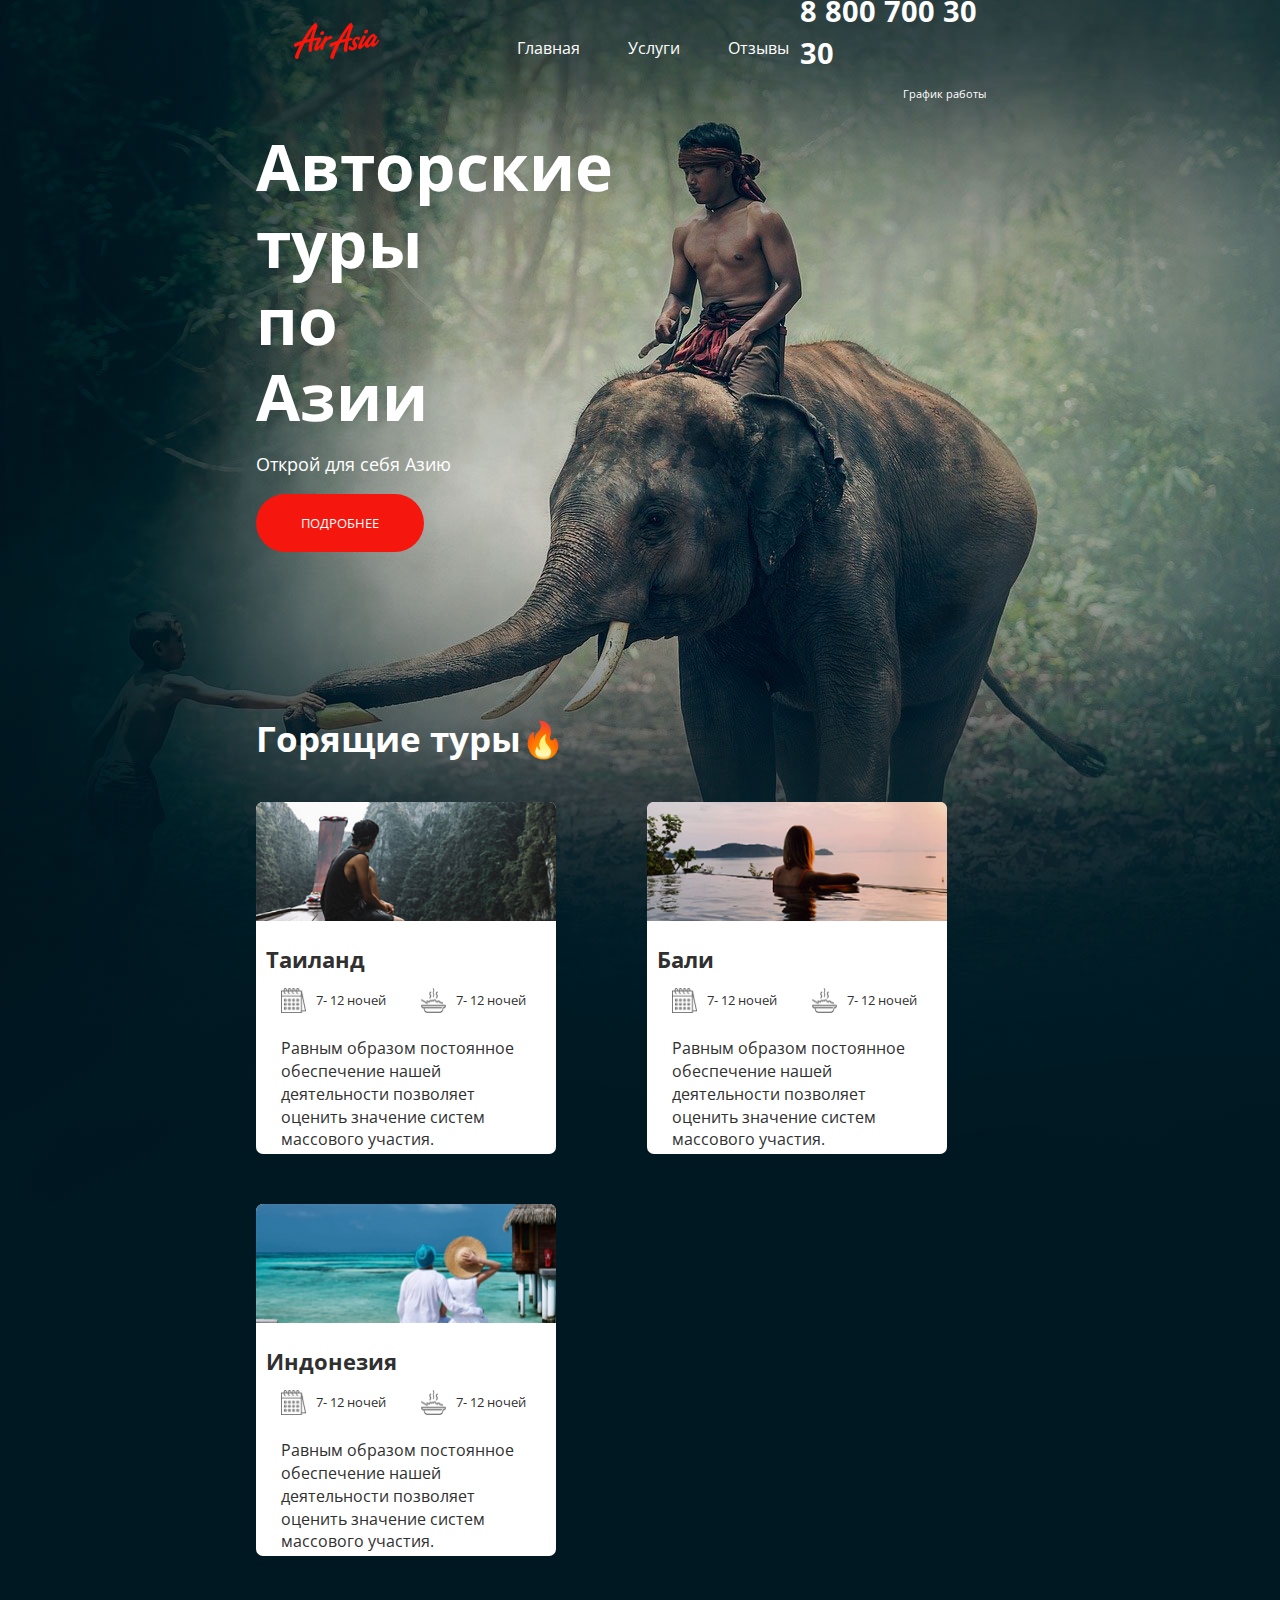
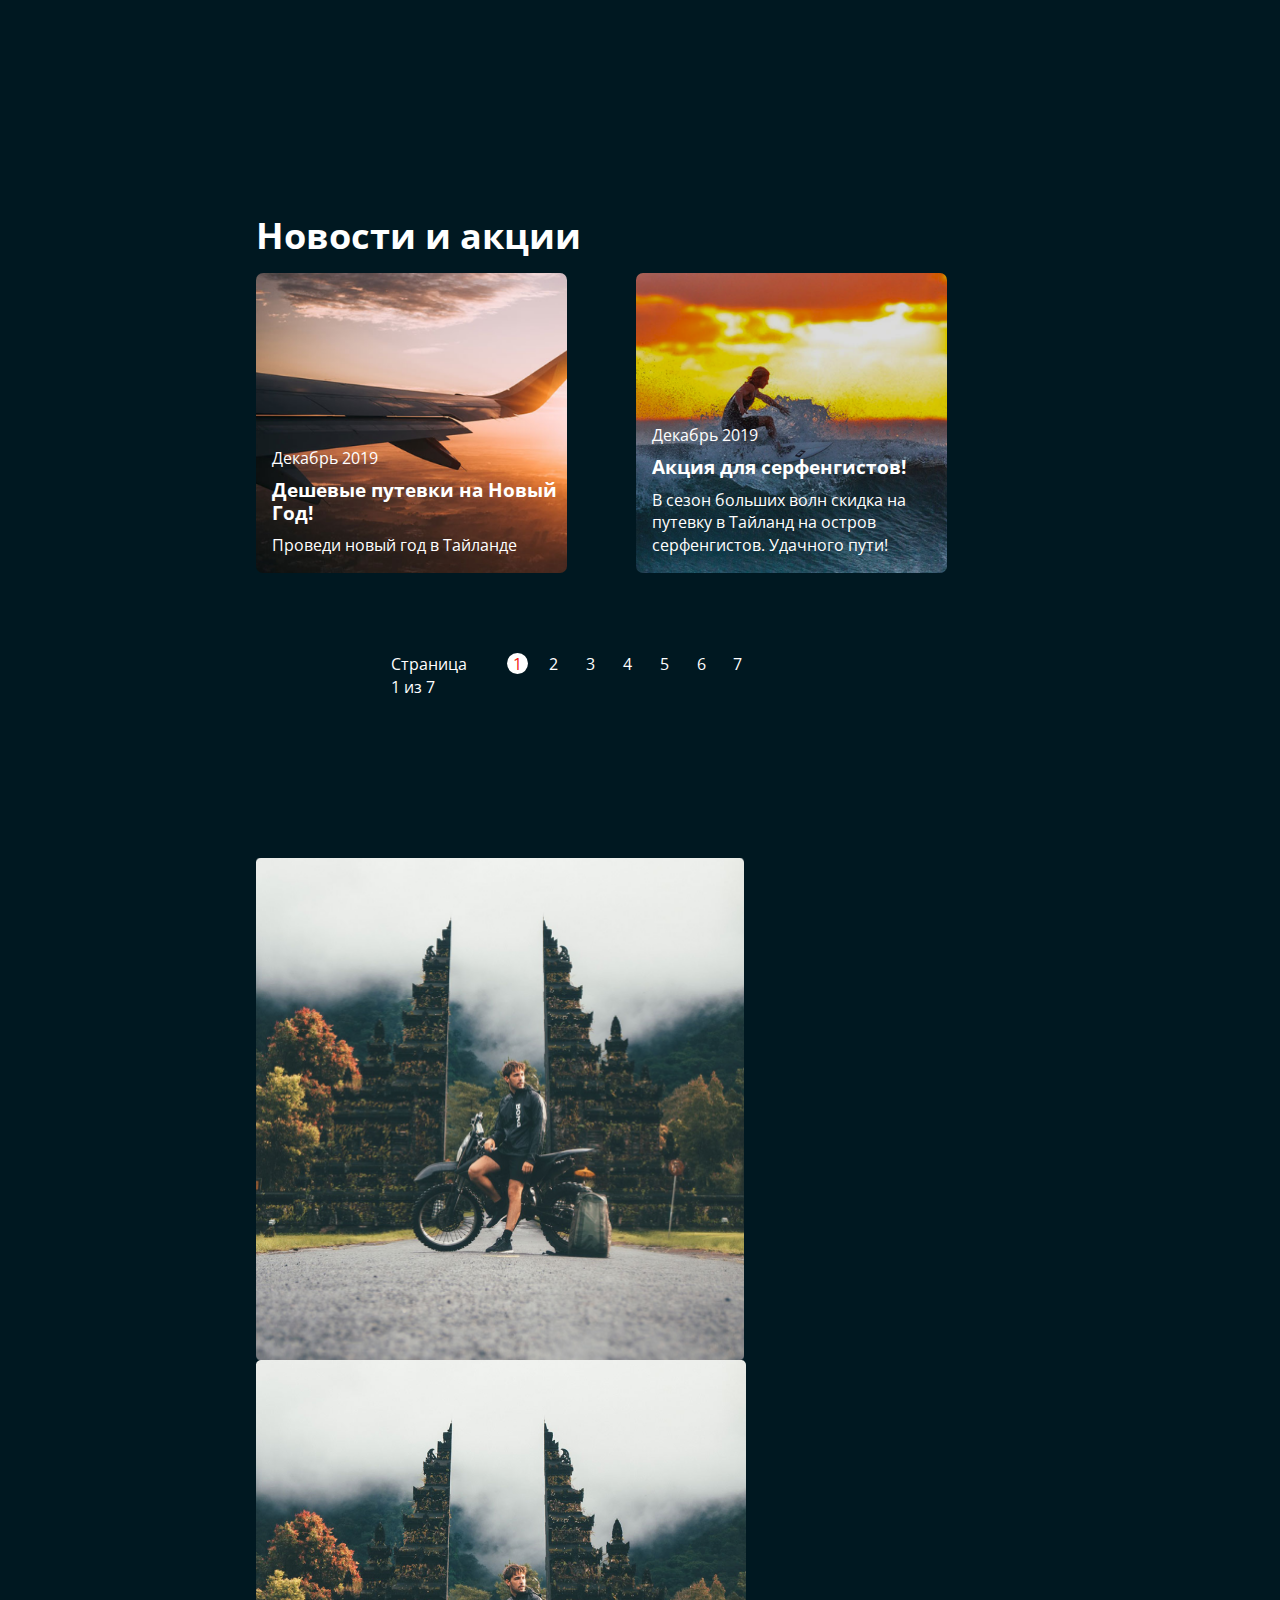
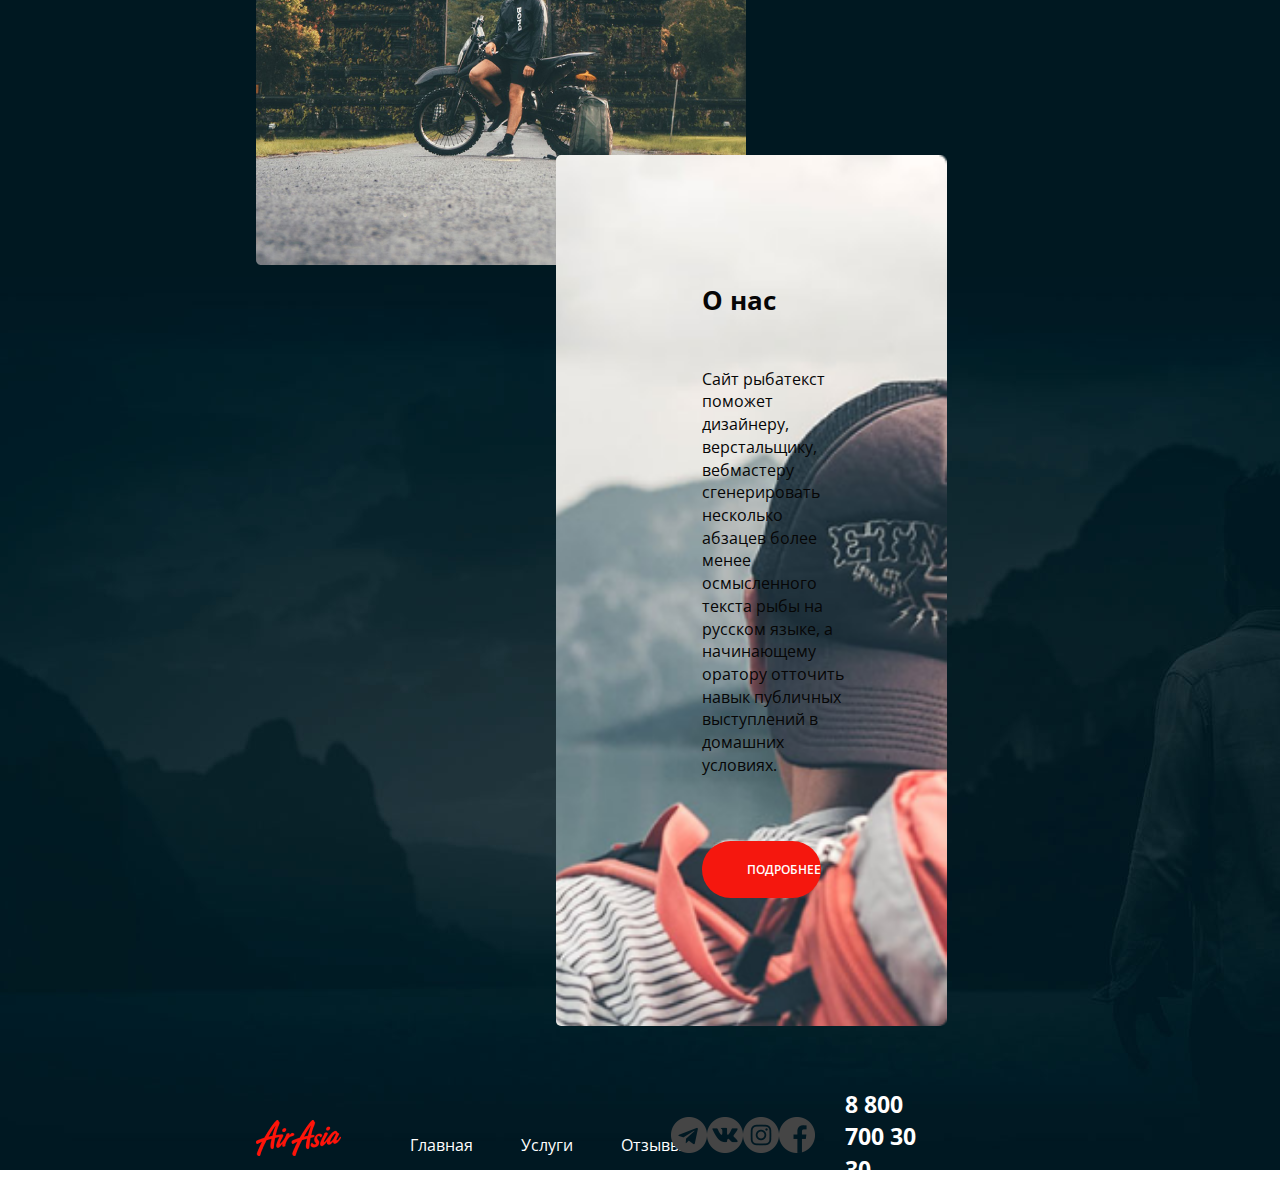
<file: index.html>
<!DOCTYPE html>
<html lang="en">
  <head>
    <meta charset="UTF-8" />
    <meta http-equiv="X-UA-Compatible" content="IE=edge" />
    <meta name="viewport" content="width=device-width, initial-scale=1.0" />
    <link rel="stylesheet" href="./main/mainpage.css" />
    <link rel="stylesheet" href="./main/header.css" />
    <link rel="stylesheet" href="./main/normolized.css" />
    <link rel="stylesheet" href="./main/titleinfo.css" />
    <link rel="stylesheet" href="./main/deals.css" />
    <link rel="stylesheet" href="./main/news.css" />
    <link rel="stylesheet" href="./main/aboutus.css">
    <link rel="stylesheet" href="./main/footerю.css">

    <title>Air Asia</title>
  </head>
  <style>
    @import url("https://fonts.googleapis.com/css2?family=Open+Sans:ital,wght@200;300;400;500;600;1,800&display=swap");
  </style>
  <body>
    <div class="wrapper wrapper-main-page">
      <section class="hero">
        <div class="container">
          <header class="header">
            <div class="header__container">
              <a href="#" class="logo__link">
                <img src="./../png/logoImg.png" alt="" class="logo__img" />
              </a>
              <nav class="menu">
                <ul class="main__menu">
                  <li class="menu__el">
                    <a href="" class="main__menu__link">Главная</a>
                  </li>
                  <li class="menu__el">
                    <a href="" class="main__menu__link">Услуги</a>
                  </li>
                  <li class="menu__el">
                    <a href="" class="main__menu__link">Отзывы</a>
                  </li>
                </ul>
              </nav>
              <address class="contact__info">
                <a
                  href="tel:+78007003030"
                  id="contact__tell"
                  class="contact__tell"
                  >8 800 700 30 30</a
                >
                <div class="dropdown">
                  <a href="#" class="hover__work"
                    >График работы
                    <div class="menu__doropdown">
                      <ul class="dropdown__list">
                        <li class="dropdown__el">
                          <b> пн-вс: 09:00 - 20:00</b>
                        </li>
                        <li class="dropdown__el">Обед: 14:00-14:30</li>
                      </ul>
                    </div>
                  </a>
                </div>
              </address>
            </div>
          </header>
          <div class="container__content">
            <main class="mainconten">
              <div class="title__info">
                <h1 class="title__text">Авторские туры по Азии</h1>
                <div class="title__discription">Открой для себя Азию</div>
                <a href="#" class="title__buttom"> Подробнее </a>
              </div>
              <div class="deals">
                <h2 class="tilte__deals">Горящие туры🔥</h2>

                <ul class="deals__menu">
                  <li class="deals__el">
                    <div class="wrapper__img">
                      <img src="./png/tiland.png" alt="" class="deals__img" />
                    </div>
                    <div class="text__content__deals">
                      <h3 class="deals__title__el">Таиланд</h3>
                      <div class="deals__short__discription">
                        <div class="deals__time">
                          <img
                            src="./png/calendar.png"
                            alt=""
                            class="time__img"
                          />
                          <div alt="" class="time__text">7- 12 ночей</div>
                        </div>
                        <div class="deals__time">
                          <img
                            src="./png/porg.png"
                            alt=""
                            class="time__img"
                          />
                          <div alt="" class="time__text">7- 12 ночей</div>
                        </div>
                      </div>

                      <div class="deals__discription">
                        Равным образом постоянное обеспечение нашей деятельности
                        позволяет оценить значение систем массового участия.
                      </div>
                      <a href="" class="deals__button deals__button--white">
                        Смотреть
                      </a>
                    </div>
                  </li>
                  <li class="deals__el">
                    <div class="wrapper__img">
                      <img src="./png/Bl.png" alt="" class="deals__img" />
                    </div>
                    <div class="text__content__deals">
                      <h3 class="deals__title__el">Бали</h3>
                      <div class="deals__short__discription">
                        <div class="deals__time">
                          <img
                            src="./png/calendar.png"
                            alt=""
                            class="time__img"
                          />
                          <div alt="" class="time__text">7- 12 ночей</div>
                        </div>
                        <div class="deals__time">
                          <img
                            src="./png/porg.png"
                            alt=""
                            class="time__img"
                          />
                          <div alt="" class="time__text">7- 12 ночей</div>
                        </div>
                      </div>

                      <div class="deals__discription">
                        Равным образом постоянное обеспечение нашей деятельности
                        позволяет оценить значение систем массового участия.
                      </div>
                      <a href="" class="deals__button deals__button--red">
                        Смотреть
                      </a>
                    </div>
                  </li>
                  <li class="deals__el">
                    <div class="wrapper__img">
                      <img src="./png/ocean.png" alt="" class="deals__img" />
                    </div>
                    <div class="text__content__deals">
                      <h3 class="deals__title__el">Индонезия</h3>
                      <div class="deals__short__discription">
                        <div class="deals__time">
                          <img
                            src="./png/calendar.png"
                            alt=""
                            class="time__img"
                          />
                          <div alt="" class="time__text">7- 12 ночей</div>
                        </div>
                        <div class="deals__time">
                          <img
                            src="./png/porg.png"
                            alt=""
                            class="time__img"
                          />
                          <div alt="" class="time__text">7- 12 ночей</div>
                        </div>
                      </div>

                      <div class="deals__discription">
                        Равным образом постоянное обеспечение нашей деятельности
                        позволяет оценить значение систем массового участия.
                      </div>
                      <a href="" class="deals__button deals__button--white">
                        Смотреть
                      </a>
                    </div>
                  </li>
                </ul>
              </div>
                <div class="news">
                  <h2 class="news__title">Новости и акции</h2>

                  <div class="wrapper__news__pages">
                    <ul class="news__menu">
                      <li class="news__el">
                        <a href="#" class="news__link">
                          <div class="news__date">Декабрь 2019</div>
                          <h3 class="news__name">
                            Дешевые путевки на Новый Год!
                          </h3>
                          <div class="news__slogon">
                            Проведи новый год в Тайланде
                          </div>
                        </a>
                      </li>
                      <li class="news__el">
                        <a href="#" class="news__link">
                          <div class="news__date">Декабрь 2019</div>
                          <h3 class="news__name">Акция для серфенгистов!</h3>
                          <div class="news__slogon">
                            В сезон больших волн скидка на путевку в Тайланд на
                            остров серфенгистов. Удачного пути!
                          </div>
                        </a>
                      </li>
                    </ul>
                    <div class="wrapper__news__pages">
                      <div class="pages">
                        <nav class="pages__list">
                          <div class="name__pages">Страница 1 из 7</div>
                          <ul class="pages__menu">
                            <li class="pages__el pages__el--active">
                              <a href="#" class="pages__link pages__link--active">1</a>
                            </li>
                            <li class="pages__el">
                              <a href="#" class="pages__link">2</a>
                            </li>
                            <li class="pages__el">
                              <a href="#" class="pages__link">3</a>
                            </li>
                            <li class="pages__el">
                              <a href="#" class="pages__link">4</a>
                            </li>
                            <li class="pages__el">
                              <a href="#" class="pages__link">5</a>
                            </li>
                            <li class="pages__el">
                              <a href="#" class="pages__link">6</a>
                            </li>
                            <li class="pages__el">
                              <a href="#" class="pages__link">7</a>
                            </li>
                          </ul>
                        </nav>
                      </div>
                    </div>
                  </div>
                </div>
                <div class="about__us">
                  <div class="bg__wrapper__about__us">
                    
                  </div>
                  <div class="about__discr">
                    <div class="about__us__title">О нас</div>
                    <div class="about__us__text">
                      <p>
                        Сайт рыбатекст поможет дизайнеру, верстальщику,
                        вебмастеру сгенерировать несколько абзацев более менее
                        осмысленного текста рыбы на русском языке, а начинающему
                        оратору отточить навык публичных выступлений в домашних
                        условиях.
                      </p>
                    </div>
                    <a class="about__us__button">
                      подробнее
                    </a>
                  </div>
                </div>
              
            </main>
          </div>
          <footer class="footer">
            <a href="#" class="logo__link">
              <img src="./../png/logoImg.png" alt="" class="logo__img" />
            </a>
            <nav class="menu">
              <ul class="main__menu">
                <li class="menu__el">
                  <a href="" class="main__menu__link">Главная</a>
                </li>
                <li class="menu__el">
                  <a href="" class="main__menu__link">Услуги</a>
                </li>
                <li class="menu__el">
                  <a href="" class="main__menu__link">Отзывы</a>
                </li>
              </ul>
            </nav>
            <nav class="soshial">
              <ul class="soshial__menu">
                <li class="sohial__el">
                  <a href="" class="soshial__link">
                    <img
                      src="./../png/telegram.png"
                      alt=""
                      class="sohial__img"
                    />
                  </a>
                </li>
                <li class="sohial__el">
                  <a href="" class="soshial__link">
                    <img src="./../png/vk.png" alt="" class="sohial__img" />
                  </a>
                </li>
                <li class="sohial__el">
                  <a href="" class="soshial__link">
                    <img src="./../png/insta.png" alt="" class="sohial__img" />
                  </a>
                </li>
                <li class="sohial__el">
                  <a href="" class="soshial__link">
                    <img src="./../png/face.png" alt="" class="sohial__img" />
                  </a>
                </li>
              </ul>
            </nav>
            <address class="contact__info">
              <a
                href="tel:+78007003030"
                id="contact__tell"
                class="contact__tell"
                >8 800 700 30 30</a
              >
              <div class="hover__work">График работы</div>
            </address>
          </footer>
        </div>
      </section>
    </div>
  </body>
</html>
</file>
<file: main/mainpage.css>
h1,
h2,
h3,
h4,
h5,
h6 {
  margin: 0;
  line-height: 1.2;
}
html,
body {
  margin: 0;
  padding: 0;
  font-size: 16px;
}
.hero {
  margin: 0;
  padding: 0;
  background: #001821;
  color: #fff;
  font-size: 1rem;
  line-height: 1.42;
  font-family: "Open Sans", helvetica, sans-serif;
  -webkit-font-smoothing: antialiased;
  -moz-osx-font-smoothing: grayscale;
  display: flex;
  align-items: center;
  justify-content: center;
}

a {
  color: inherit;
  text-decoration: none;
}
ul li {
  list-style: none;
}

.hero {
    background: url("./../png/el.png") top center no-repeat,url("./../png/Bottom.png") bottom center no-repeat, #001821;
}
.container {
  width: 60%;
  flex-direction: column;

}
.header {
  height: 9.5rem;
  position: relative;
  display: flex;
}
.header > .logo__link {
  margin-top: 1.2rem;
  flex: 0.5;
}
.menu {
  flex: 3;
  margin-top: 1rem;
}
.main__menu {
  display: flex;
}
.menu__el {
  margin-right: 3rem;
}
a:hover {
  cursor: pointer;
}
.menu__el:hover {
  color: rgb(121, 207, 121);
}
.menu__el:nth-child(3) {
  margin-right: 0;
}
.contact__info {
  flex: 3;
}
.contact__info {
  margin-top: 1rem;
  font-size: 1.4rem;
  display: flex;
  flex-direction: column;
  align-items: flex-end;
  font-style: normal;
}
.hover__work {
  font-size: 0.7rem;
}
.title__info {
  margin-bottom: 13.5rem;
}
.title__text {
  font-size: 4rem;
  width: 55%;
  margin-bottom: 1rem;
}

.title__discription {
  font-size: 1.1rem;
  margin-bottom: 2.1rem;
}
.title__buttom {
  font-size: 0.8rem;
  text-transform: uppercase;
  padding: 0.9rem 2rem;
  border-radius: 35px;
  background: #f5170e;
}
.tilte__deals {
  font-size: 2.25rem;

  margin-bottom: 1.75rem;
}
.list__deals {
  display: flex;
  align-items: center;
  justify-content: center;
}
.deals__menu {
  display: flex;
  justify-content: space-between;
  font-size: 14px;
}
.ul {
  padding-left: 0;
  margin-left: 0;
  margin-block-start: 0;
  padding-inline-start: 0;
}
:root {
  --width--icon: 16.7rem;
  --height--icon: 22rem;
  --marging--left--right--bottom: 15px;
  --width--icon--news: 20rem;
}
.list__deals {
    width: max-content;
    margin: 0;
}
.deals__el {
  width: var(--width--icon);
  height: var(--height--icon);
  background: #fff;
  border-radius: 5px;
  color: #303030;
  overflow: hidden;
  display: flex;
  flex-direction: column;
  width: var(--width--icon);
}
.deals__menu {
  padding: 0;
  display: flex;
  justify-content: space-between;
  margin-bottom: 10rem;
}
.deals__el:last-child {
  margin-right: 0;
}
.wrapper__img {
  margin-bottom: 10px;
}
.deals__link {
  display: flex;
  flex-direction: column;
}
.deals__img {
  width: var(--width--icon);
}
.deals__title {
  margin-left: var(--marging--left--right--bottom);
  color: black;
  font-weight: bold;
  font-size: 1.5rem;
  margin-bottom: 10px;
}
.deals__short__discription {
  display: flex;
  margin-bottom: 10px;
  justify-content: space-between;

  margin-right: var(--marging--left--right--bottom);
  margin-left: var(--marging--left--right--bottom);
}
.deals__time {
  display: flex;
  flex: 1;
  margin-right: 10px;
}
.deals__food {
  display: flex;
  align-items: center;
  flex: 1;
}
.time__img {
  width: 25px;
  height: 25px;
  margin-right: 10px;
}
.food__img {
  width: 25px;
  height: 25px;
  margin-right: 10px;
}
.deals__discription {
  margin-right: var(--marging--left--right--bottom);
  margin-left: var(--marging--left--right--bottom);
  margin-bottom: 10px;
}
.deals__button {
  display: block;
  margin-right: var(--marging--left--right--bottom);
  margin-left: var(--marging--left--right--bottom);
  padding: 0.7rem 2rem;
  border-radius: 35px;
  background: #f5170e;
  text-align: center;
  font-size: 12px;
  text-transform: uppercase;
  font-weight: 600;
  width: 30%;
}
.deals__button--white {
  background: #fff;
  border: #f5170e solid 1px;
}
.deals__button--red {
    background: #f5170e;
    color: white;
}
.news__title{
    font-size: 2.25rem;
}   
.news__menu {
    margin-bottom: 3rem;
}
.news__menu {
    display: flex;
    justify-content: space-between;
    width: 100%;
    padding: 0;
}
.news__el {
    width:var(--width--icon--news);
    background: url("./../png/plane.png") 100% 100%;
    height: 304px;
    display: flex;
    flex-direction: column;
    justify-content: flex-end;
    width: 48%;
    border-radius: 10px;
}
.news__el:last-child {
    background: url("./../png/Surfer.png") 100% 100%;
}
.news__link {
    margin-left: 20px;
    margin-bottom: 20px;
    width: 90%;
    height: 100%;
    display: flex;
    flex-direction: column;
    justify-content: flex-end;
}
.news__date {
    margin-bottom: 10px;
}
.news__name {
    margin-bottom: 10px;
}
.news {
     width: 100%;
     margin-bottom: 6.35rem;
}
.pages {
    display: flex;
    padding: 0;
    align-items: center;
}
.pages__list {
    display: flex;
}
.pages__menu {
    margin: 0;
    display: flex;
}
.pages__el {
    width: 17px;
    text-align: center;
    margin-right: 10px;
    
}
.pages__el:hover {
    color: #F5170E;
    background: #fff;
    border-radius: 50%;
}
.pages__el--active {
    background: #fff;
    border-radius: 50%;
    color: black;
}
.wrapper__news__pages {
    display: flex;
    justify-content: center;
}
.about__us:before {
    content: "";
    display: block;
    width: 488px;
    height:502px;
    background: url("./../png/bike.png") center center / cover no-repeat;
}
.about__discr {
    background: url("./../png/mountains.png") center center / cover no-repeat;
    padding: 80px 98px;
    display: block;
    width: 400px;
    margin-top: -104px;
    margin-left: 300px;
    color: black;
}
.about__us__title {
    font-weight: bold;
    font-size: 25px;
}
.about__us__button {
    display: block;
    padding: 0.8rem 1.6rem;
    border-radius: 35px;
    background: #f5170e;
    text-align: center;
    font-size: 12px;
    text-transform: uppercase;
    font-weight: 600;
    width: 30%;
    color: #fff;
}
.footer {
    display: flex;
    justify-content: space-between;
    align-items: center;
}
.footer .menu {
    flex:2;
}
.footer .soshial {
    flex: 1;
}
.footer .soshial__menu {
    display: flex;
    
    justify-content: space-between;
    margin-right: 30px;
}
.footer .contact__info {
    flex: 1;
    font-size: 1.1rem;
}
</file>
<file: main/header.css>
.header {
    font-size: 16px;
    width: 100%;
    height: 9vh;
    display: flex;
    align-items: center;
    justify-content: center;
    margin-bottom: 3rem;
}
.header__container {
display: flex;
justify-content: space-between;
width: 90%;
}
.logo__link {
flex: 1;
display: flex;
justify-content: flex-start;
align-items: center;
}
.menu {
flex: 2;
display: flex;
justify-content: center;
align-items: center;

}
.main__menu {
display: flex;
justify-content: space-between;
width: 80%;
}
.menu__el {
list-style: none;
}
.main__menu__link:hover {
    color: rgb(133, 233, 133);
}
.contact__info {
    display: flex;
    flex-direction: column;
}
.contact__info {
    flex: 1.1;
    display: flex;
    flex-direction: column;
    align-items: flex-end;
}
.contact__tell {
    font-size: 1.3em;
    font-weight: bold;
}
.hover__work {
    position: relative;
}
.menu__doropdown {
    position: absolute;
    width: 200px;
    color: #000;
    border-radius: 5px;
    background: #fff;
}
.dropdown__list {
    
    display: none;
}
.dropdown__el {
    list-style: none;
}
.hover__work:hover .dropdown__list {
    display: block;
    margin: 0;
    padding: 0;
    display: flex;
    flex-direction: column;
    justify-content: center;
    align-items: center;
    padding-top: 10px;
    padding-bottom: 10px;
}
.container__content {
    width: 90%;
}
</file>
<file: main/normolized.css>
html {
    line-height: 1.15; /* 1 */
    -webkit-text-size-adjust: 100%; /* 2 */
  }
  
  /* Sections
     ========================================================================== */
  
  /**
   * Remove the margin in all browsers.
   */
  
  body {
    margin: 0;
  }
  
  /**
   * Render the `main` element consistently in IE.
   */
  
  main {
    display: block;
  }
  
  /**
   * Correct the font size and margin on `h1` elements within `section` and
   * `article` contexts in Chrome, Firefox, and Safari.
   */
  
  h1 {
    font-size: 2em;
    margin: 0.67em 0;
  }
  
  /* Grouping content
     ========================================================================== */
  
  /**
   * 1. Add the correct box sizing in Firefox.
   * 2. Show the overflow in Edge and IE.
   */
  
  hr {
    box-sizing: content-box; /* 1 */
    height: 0; /* 1 */
    overflow: visible; /* 2 */
  }
  
  /**
   * 1. Correct the inheritance and scaling of font size in all browsers.
   * 2. Correct the odd `em` font sizing in all browsers.
   */
  
  pre {
    font-family: monospace, monospace; /* 1 */
    font-size: 1em; /* 2 */
  }
  
  /* Text-level semantics
     ========================================================================== */
  
  /**
   * Remove the gray background on active links in IE 10.
   */
  
  a {
    background-color: transparent;
  }
  
  /**
   * 1. Remove the bottom border in Chrome 57-
   * 2. Add the correct text decoration in Chrome, Edge, IE, Opera, and Safari.
   */
  
  abbr[title] {
    border-bottom: none; /* 1 */
    text-decoration: underline; /* 2 */
    text-decoration: underline dotted; /* 2 */
  }
  
  /**
   * Add the correct font weight in Chrome, Edge, and Safari.
   */
  
  b,
  strong {
    font-weight: bolder;
  }
  
  /**
   * 1. Correct the inheritance and scaling of font size in all browsers.
   * 2. Correct the odd `em` font sizing in all browsers.
   */
  
  code,
  kbd,
  samp {
    font-family: monospace, monospace; /* 1 */
    font-size: 1em; /* 2 */
  }
  
  /**
   * Add the correct font size in all browsers.
   */
  
  small {
    font-size: 80%;
  }
  
  /**
   * Prevent `sub` and `sup` elements from affecting the line height in
   * all browsers.
   */
  
  sub,
  sup {
    font-size: 75%;
    line-height: 0;
    position: relative;
    vertical-align: baseline;
  }
  
  sub {
    bottom: -0.25em;
  }
  
  sup {
    top: -0.5em;
  }
  
  /* Embedded content
     ========================================================================== */
  
  /**
   * Remove the border on images inside links in IE 10.
   */
  
  img {
    border-style: none;
  }
  
  /* Forms
     ========================================================================== */
  
  /**
   * 1. Change the font styles in all browsers.
   * 2. Remove the margin in Firefox and Safari.
   */
  
  button,
  input,
  optgroup,
  select,
  textarea {
    font-family: inherit; /* 1 */
    font-size: 100%; /* 1 */
    line-height: 1.15; /* 1 */
    margin: 0; /* 2 */
  }
  
  /**
   * Show the overflow in IE.
   * 1. Show the overflow in Edge.
   */
  
  button,
  input { /* 1 */
    overflow: visible;
  }
  
  /**
   * Remove the inheritance of text transform in Edge, Firefox, and IE.
   * 1. Remove the inheritance of text transform in Firefox.
   */
  
  button,
  select { /* 1 */
    text-transform: none;
  }
  
  /**
   * Correct the inability to style clickable types in iOS and Safari.
   */
  
  button,
  [type="button"],
  [type="reset"],
  [type="submit"] {
    -webkit-appearance: button;
  }
  
  /**
   * Remove the inner border and padding in Firefox.
   */
  
  button::-moz-focus-inner,
  [type="button"]::-moz-focus-inner,
  [type="reset"]::-moz-focus-inner,
  [type="submit"]::-moz-focus-inner {
    border-style: none;
    padding: 0;
  }
  
  /**
   * Restore the focus styles unset by the previous rule.
   */
  
  button:-moz-focusring,
  [type="button"]:-moz-focusring,
  [type="reset"]:-moz-focusring,
  [type="submit"]:-moz-focusring {
    outline: 1px dotted ButtonText;
  }
  
  /**
   * Correct the padding in Firefox.
   */
  
  fieldset {
    padding: 0.35em 0.75em 0.625em;
  }
  
  /**
   * 1. Correct the text wrapping in Edge and IE.
   * 2. Correct the color inheritance from `fieldset` elements in IE.
   * 3. Remove the padding so developers are not caught out when they zero out
   *    `fieldset` elements in all browsers.
   */
  
  legend {
    box-sizing: border-box; /* 1 */
    color: inherit; /* 2 */
    display: table; /* 1 */
    max-width: 100%; /* 1 */
    padding: 0; /* 3 */
    white-space: normal; /* 1 */
  }
  
  /**
   * Add the correct vertical alignment in Chrome, Firefox, and Opera.
   */
  
  progress {
    vertical-align: baseline;
  }
  
  /**
   * Remove the default vertical scrollbar in IE 10+.
   */
  
  textarea {
    overflow: auto;
  }
  
  /**
   * 1. Add the correct box sizing in IE 10.
   * 2. Remove the padding in IE 10.
   */
  
  [type="checkbox"],
  [type="radio"] {
    box-sizing: border-box; /* 1 */
    padding: 0; /* 2 */
  }
  
  /**
   * Correct the cursor style of increment and decrement buttons in Chrome.
   */
  
  [type="number"]::-webkit-inner-spin-button,
  [type="number"]::-webkit-outer-spin-button {
    height: auto;
  }
  
  /**
   * 1. Correct the odd appearance in Chrome and Safari.
   * 2. Correct the outline style in Safari.
   */
  
  [type="search"] {
    -webkit-appearance: textfield; /* 1 */
    outline-offset: -2px; /* 2 */
  }
  
  /**
   * Remove the inner padding in Chrome and Safari on macOS.
   */
  
  [type="search"]::-webkit-search-decoration {
    -webkit-appearance: none;
  }
  
  /**
   * 1. Correct the inability to style clickable types in iOS and Safari.
   * 2. Change font properties to `inherit` in Safari.
   */
  
  ::-webkit-file-upload-button {
    -webkit-appearance: button; /* 1 */
    font: inherit; /* 2 */
  }
  
  /* Interactive
     ========================================================================== */
  
  /*
   * Add the correct display in Edge, IE 10+, and Firefox.
   */
  
  details {
    display: block;
  }
  
  /*
   * Add the correct display in all browsers.
   */
  
  summary {
    display: list-item;
  }
  
  /* Misc
     ========================================================================== */
  
  /**
   * Add the correct display in IE 10+.
   */
  
  template {
    display: none;
  }
  
  /**
   * Add the correct display in IE 10.
   */
  
  [hidden] {
    display: none;
  }
</file>
<file: main/titleinfo.css>
.container__content {
    color: #fff;
    margin-bottom: 5rem;
}
.title__info {
    width: 50%;
    margin-bottom: 11.5rem;
}
.title__text {
    font-size: 4rem;
    margin: 0;
    margin-bottom: 1rem;
}
.title__discription{
    margin-bottom: 2.1rem;
}
.title__buttom {
    padding: 20px 45px;
    background: #F5170E;
    border-radius: 32px;
}
.title__buttom:hover {
    background: #fd807c;
}
</file>
<file: main/deals.css>
.deals {
    display: flex;
    flex-direction: column;
    width: 100%;
    margin-bottom: 3rem;
}
.tilte__deals {
    font-weight: bold;
    font-size: 2.2rem;
}

.deals__menu {
    display: flex;
    justify-content: space-between;
    flex-wrap: wrap;
    padding: 0;
    width: 100%;
}
.deals__el {
    list-style: none;
    width: 300px;
    font-size: 16px;
    background: #fff;
    color: #303030;
    margin-bottom: 50px;
    border-radius: 7px;
}
.deals__title__el {
    font-size: 1.4em;
    font-weight: bold;
    margin-bottom: 0.9rem;
}
.deals__img {
    width: 100%;
}
.deals__time {
    margin-bottom: 0.9rem;
}
.text__content__deals {
    padding: 10px;
    display: flex;
    flex-direction: column;
}
.deals__short__discription {
    display: flex;
    
    width: 100%;
    justify-content: space-between;

}
.deals__time {
    display: flex;
    font-size: 13px;
    align-items: center;
}
.deals__discription {
    margin-bottom: 1rem;
}
.deals__button {
    padding: 12px 10px;
    background: #F5170E;
    width: 100px;
    text-align: center;
    border-radius: 30px;
}
.deals__button--white {
    background: #fff;
    border: solid 1px #F5170E;
    color: #F5170E;
}
</file>
<file: main/news.css>
.news {
    display: flex;
    flex-direction: column;
    margin-bottom: 10rem;
}
.wrapper__news__pages {
    width: 100%;
}
.news__menu {
    display: flex;
    justify-content: space-between;
    padding: 0;
    width: 100%;
    overflow: hidden;
    margin-bottom: 5rem;
}
.news__el {
    width: 45%;
    display: flex;
    flex-direction: column;
    justify-content: flex-end;
    list-style: none;
    overflow: hidden;
    border-radius: 7px;
    height: 300px;
    background: url("./../png/plane.png") center / cover no-repeat;
    margin-right: 0;
}
.news__el:nth-child(2) {
    background: url("./../png/Surfer.png") center / cover no-repeat;
}
.news__link {
    width: 100%;
    height: 100%;
    display: flex;
    flex-direction: column;
    justify-content: flex-end;
    margin: 1REM;
}
.wrapper__news__pages {
    display: flex;
    flex-direction: column;
    align-items: center;
}
.pages__list {
    display: flex;
    width: 70%;
    justify-content: space-between;
}
.pages__menu {
    display: flex;

}
.pages__el {
    list-style: none;
    width: 1.3rem;

    border-radius: 50%;
    height: 1.3rem;
    margin-right: 1rem;
}
.pages__el--active {
    background: #fff;
    color: #F5170E;
    text-align: center;

}
.pages__el--active .pages__link {
    color: #F5170E;
}
.pages__link:hover {
    color: #F5170E;
}
</file>
<file: main/aboutus.css>
:root {
    --mrBot: 3rem;
  }
.about__us {
    width: 100%;
    position: relative;
}
.bg__wrapper__about__us {
    position: relative;
    width: 490px;
    height: 505px;
    background: url("./../png/bike.png") top left / cover ;
    margin-bottom: -110px;
}
.about__us__title {
    font-size: 1.6rem;
    font-weight: bold;
    margin-bottom: 2rem;
    margin-top:  var(--mrBot);
    margin-left: var(--mrBot);
}
.about__us__text {
    margin-bottom: var(--mrBot);
    margin-left:  var(--mrBot);
}
.about__discr {
    position: relative;
    margin-left: 300px;
    width: auto;
    background: url("./../png/mountains.png") right / cover;
    display: flex;
    flex-direction: column;
    justify-content: space-between;
    border-radius: 5px;
    color: #060606;

}
.about__us__button {
    padding: 20px 45px;
    background: #F5170E;
    border-radius: 32px;
    width: 15%;
    text-align: center;
    vertical-align: middle;
    
    margin-bottom: var(--mrBot);
    margin-left:  var(--mrBot);
}
</file>
<file: main/footerю.css>
.footer {
    display: flex;
    width: 90%;
    height: 4rem;
    color: #fff;
}
.soshial {
    flex: 1;
}
.soshial__menu {
    display: flex;
    padding: 0;
    
    justify-content: space-between;
}

.sohial__el {
    list-style: none;
}
</file>
